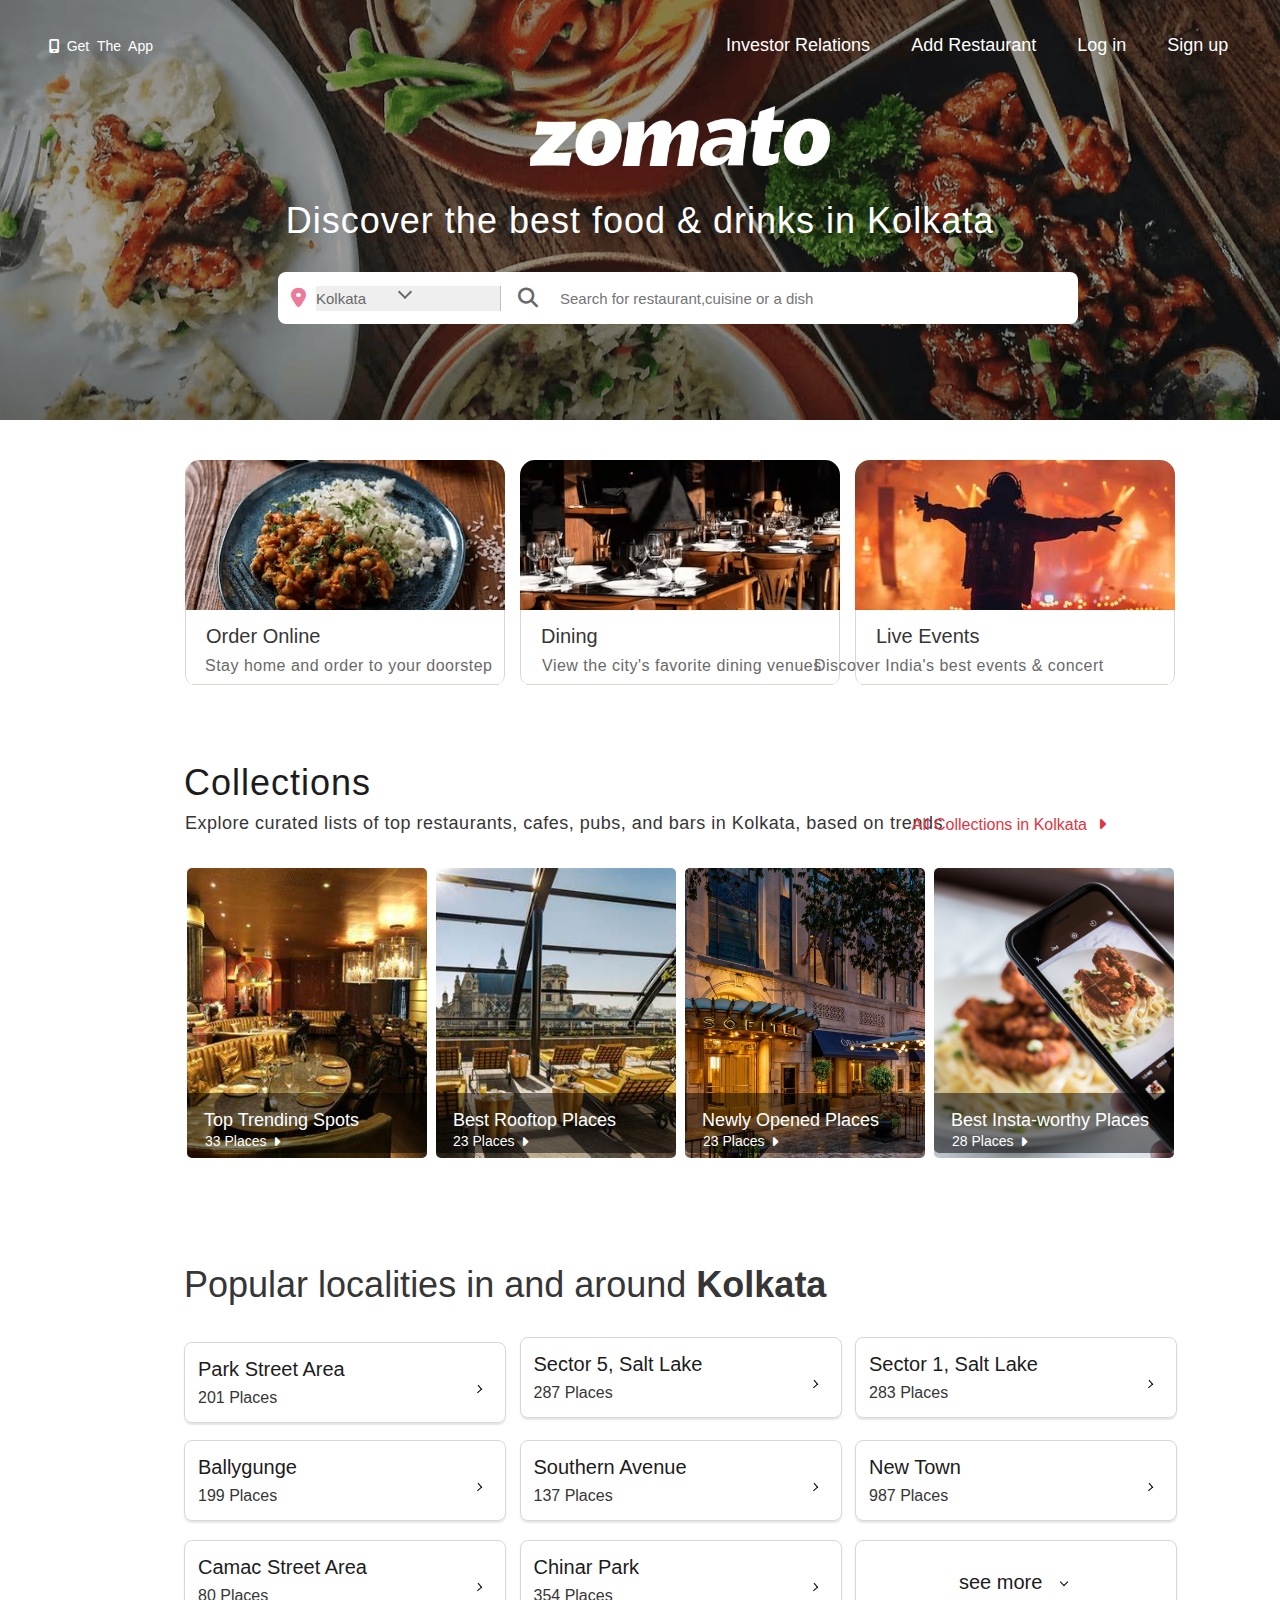
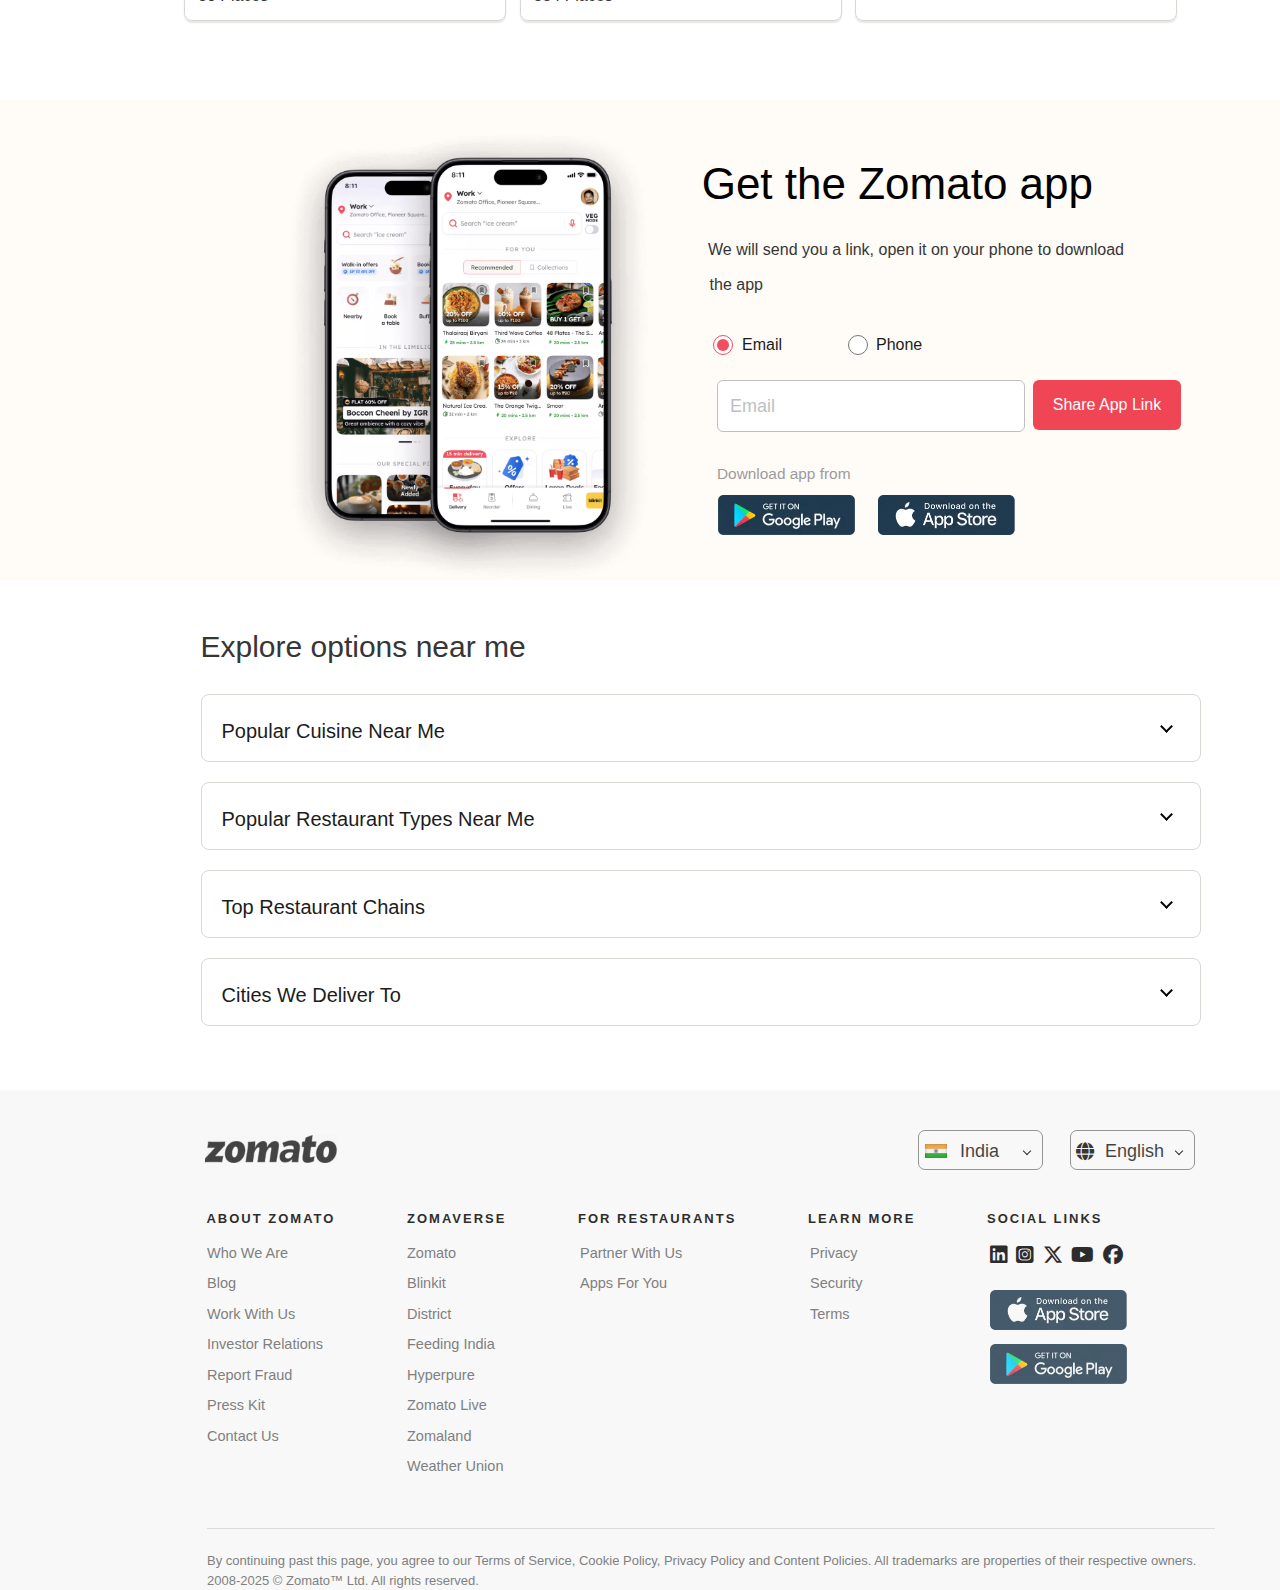
<file: index.html>
<!DOCTYPE html>
<html lang="en">
<head>
    <meta charset="UTF-8">
    <meta name="viewport" content="width=device-width, initial-scale=1.0">
    <title>Zomato</title>
    <link rel="stylesheet" href="https://cdnjs.cloudflare.com/ajax/libs/font-awesome/6.7.2/css/all.min.css" integrity="sha512-Evv84Mr4kqVGRNSgIGL/F/aIDqQb7xQ2vcrdIwxfjThSH8CSR7PBEakCr51Ck+w+/U6swU2Im1vVX0SVk9ABhg==" crossorigin="anonymous" referrerpolicy="no-referrer" />   
    <link rel="stylesheet" href="style.css">
</head>
<body>
    <header>
        <nav>
            <ul>
                <i class="fa-solid fa-mobile-screen"></i>  
                <li id="getapp"><a href="#" class="a1">Get &nbsp;The&nbsp; App</a></li>
                <li><a href="#" class="a1">Investor Relations</a></li>
                <li><a href="#" class="a1">Add Restaurant</a></li>
                <li><a href="#" class="a1">Log in</a></li>
                <li><a href="#" class="a1">Sign up</a></li>
            </ul>
        </nav>
        <img src="zomato logo.png" alt="logo">
        <h1 id="head">Discover the best food & drinks in <b id="bold">Kolkata</b></h1>
        <div id="navsearch">
            <i class="fa-solid fa-location-dot" id="i2"></i>
            <div id="selectarrow">
                <select id="select">
                <option>Kolkata</option>
                <option id="optiongps">Detect current location</option>
                </select>
            </div>
            <i class="fa-solid fa-magnifying-glass" id="i3"></i>
            <input placeholder="Search for restaurant,cuisine or a dish" id="search">
        </div>
    </header>
    <div id="content">
        <div class="item" id="div1">
            <a href="#" class="hre">
            <img  class="pic" id="pic1" src="zomato pic 1.png" alt="picture">
            <h2 id="text1">Order Online</h2>
            <p id="p1">Stay home and order to your doorstep</p><hr class="hr1">
            </a>
        </div>
        <div class="item" id="div2">
            <a href="#" class="hre">
            <img class="pic" id="pic2" src="zomato pic 2.png" alt="picture">
            <h2 id="text2">Dining</h2>
            <p id="p2">View the city's favorite dining venues</p><hr class="hr2">
            </a>
        </div>
        <div class="item" id="div3">
            <a href="#" class="hre">
            <img class="pic" id="pic3" src="zomato pic 3.jpeg" alt="picture">
            <h2 id="text3">Live Events</h2>
            <p id="p3">Discover India's best events & concert</p><hr class="hr3">
            </a>
        </div>
    </div>
    <div id="Collection">
        <h1 id="Collections">Collections</h1>
        <p id="p4">Explore curated lists of top restaurants, cafes, pubs, and bars in Kolkata, based on trends</p>
        <p id="p5"><a href="#" id="a2">All Collections in Kolkata<i class="fa-solid fa-caret-down" id="i4"></i></a></p>
    </div>
    <div id="photo4div">
        <div id="photo1">
            <a href="#">
                <img src="long image 1.jpeg" alt="photo" class="ph">
                <p class="trend">Top Trending Spots</p>
                <p id="d1">33 Places<i class="fa-solid fa-caret-down" id="di1"></i></p>
            </a>
        </div>
        <div id="photo2">
            <a href="#">
                <img src="long image 2.jpeg" alt="photo" class="ph">
                <p class="trend">Best Rooftop Places</p>
                <p id="d2">23 Places<i class="fa-solid fa-caret-down" id="di2"></i></p>
            </a>
        </div>
        <div id="photo3">
            <a href="#">
                <img src="long photo 3.jpg" alt="photo" class="ph">
                <p class="trend">Newly Opened Places</p>
                <p id="d3">23 Places<i class="fa-solid fa-caret-down" id="di3"></i></p>
            </a>
        </div>
        <div id="photo4">
            <a href="#">
                <img src="long photo 4.jpg" alt="photo" class="ph">
                <p class="trend">Best Insta-worthy Places</p>
                <p id="d4">28 Places<i class="fa-solid fa-caret-down" id="di4"></i></p>
            </a>
        </div>
    </div>
    <div id="popular">
        <p id="popularp">Popular localities in and around&nbsp;<b>Kolkata</b></p>
        <a href="#" class="parka">
        <div id="park1">
                <h5 id="parkp1">Park Street Area</h5>
                <p id="parknum1">201 Places</p>
                <div id="parkdiv1"> </div>
        </div>
        </a>
        <a href="#" class="parka">
            <div id="park2">
                    <h5 id="parkp2">Sector 5, Salt Lake</h5>
                    <p id="parknum2">287 Places</p>
                    <div id="parkdiv2"> </div>
            </div>
        </a>
            <a href="#" class="parka">
                <div id="park3">
                        <h5 id="parkp3">Sector 1, Salt Lake</h5>
                        <p id="parknum3">283 Places</p>
                        <div id="parkdiv3"> </div>
                </div>
            </a>
            <a href="#" class="parka">
                <div id="park4">
                        <h5 id="parkp4">Ballygunge</h5>
                        <p id="parknum4">199 Places</p>
                        <div id="parkdiv4"> </div>
                </div>
            </a>
            <a href="#" class="parka">
                <div id="park5">
                        <h5 id="parkp5">Southern Avenue</h5>
                        <p id="parknum5">137 Places</p>
                        <div id="parkdiv5"> </div>
                </div>
            </a> 
            <a href="#" class="parka">
                <div id="park6">
                        <h5 id="parkp6">New Town</h5>
                        <p id="parknum6">987 Places</p>
                        <div id="parkdiv6"> </div>
                </div>
            </a>
            <a href="#" class="parka">
                <div id="park7">
                        <h5 id="parkp7">Camac Street Area</h5>
                        <p id="parknum7">80 Places</p>
                        <div id="parkdiv7"> </div>
                </div>
            </a>       
            <a href="#" class="parka">
                <div id="park8">
                        <h5 id="parkp8">Chinar Park</h5>
                        <p id="parknum8">354 Places</p>
                        <div id="parkdiv8"> </div>
                </div>
            </a>       
            <a href="#" class="parka">
                <div id="park9">
                        <h5 id="parkp9">see more</h5>
                        <div id="parkdiv9"> </div>
                </div>
            </a>       
       
    </div>
    <div id="rossy">
        <img src="Double phone image.png" alt="photo" id="dpic">
        <h1 id="geth">Get the Zomato app</h1>
        <p id="getp1">We will send you a link, open it on your phone to download</p>
        <p id="getp2">the app</p>
            <div class="rdiv" id="email">
            <input type="radio" name="mean" value="email" id="email" checked>
            <label for="email"></label>
            <p id="pemail">Email</p>
            </div>
            <div class="rdiv">
            <input type="radio" name="mean" value="phone" id="phone">
            <label for="phone"></label>
            <p id="pphone">Phone</p>
            </div>
        <div id="em1">
        <input placeholder="Email" id="search1">
        </div>
        <div id="input">
            <button id="share">Share App Link</button>
        </div>
        <div id="down">
            <p id="get">Download app from </p>
        </div>
        <div id="play">
        <a href="#"><img src="get play store pic.png" alt="play store" id="play"></a>
        </div>
        <div id="app">
        <a href="#"><img src="get app store pic.png" alt="app store" id="app"></a>
        </div>
    </div>
    <div id="explore">
        <p id="exp">Explore options near me</p>
        <div id="cui1">
            <p class="pall" id="pa1">Popular Cuisine Near Me</p>
            <div class="rotate"> </div>
        </div>
        <div id="cui2">
            <p class="pall" id="pa2">Popular Restaurant Types Near Me</p>
            <div class="rotate"> </div>
        </div>
        <div id="cui3">
            <p class="pall" id="pa3">Top Restaurant Chains</p>
            <div class="rotate"> </div>
        </div>
        <div id="cui4">
            <p class="pall" id="pa4">Cities We Deliver To</p>
            <div class="rotate"> </div>
        </div>
    </div>   
        <img src="zomato black logo.png" alt="pic" id="footerimg">
    <div id="india">
        <img src="indian flag image.jpeg" alt="pic" id="flag">
        <div class="rotate1"> </div>
    </div>
    <div id="english">
    <i class="fa-solid fa-globe" id="globe"></i>
    <div class="rotate1"> </div>
    </div>
    <div id="div">India</div>
    <div id="eiv">English</div>
    <nav id="navs">
        <ul id="list">
            <li class="a2">About Zomato</li>
            <li class="a2">Zomaverse</li>
            <li class="a2">For Restaurants</li>
            <li class="a2">Learn More</li>
            <li class="a2">Social links</li>
        </ul>
    </nav>
    <div id="about">
        <a href="#" class="zomato">
            <p class="zomato">Who We Are</p>
            <p class="zomato">Blog</p>
            <p class="zomato">Work With Us</p>
            <p class="zomato">Investor Relations</p>
            <p class="zomato">Report Fraud</p>
            <p class="zomato">Press Kit</p>
            <p class="zomato">Contact Us</p>
        </a>
    </div>
    <div id="Zomaverse">
        <a href="#" class="zomato">
            <p class="zomato">Zomato</p>
            <p class="zomato">Blinkit</p>
            <p class="zomato">District</p>
            <p class="zomato">Feeding India</p>
            <p class="zomato">Hyperpure</p>
            <p class="zomato">Zomato Live</p>
            <p class="zomato">Zomaland</p>
            <p class="zomato">Weather Union</p>
        </a>
    </div>   
    <div id="For">
        <a href="#" class="zomato">
            <p class="zomato">Partner With Us</p>
            <p class="zomato">Apps For You</p>
        </a>
    </div>   
    <div id="learn">
        <a href="#" class="zomato">
            <p class="zomato">Privacy</p>
            <p class="zomato">Security</p>
            <p class="zomato">Terms</p>
        </a>
    </div>   
    <div id="links">
        <a href="#" class="zomat">
            <i class="fa-brands fa-linkedin" id="g1" style="color: #000000;"></i>
            <i class="fa-brands fa-square-instagram" id="g1" style="color: #000000;"></i>
            <i class="fa-brands fa-x-twitter" id="g1" style="color: #000000;"></i>
            <i class="fa-brands fa-youtube" id="g1" style="color: #000000;"></i>
            <i class="fa-brands fa-facebook" id="g1" style="color: #000000;"></i>
            
        </a>
    </div>   
    <div id="appsplay">
        <a href="#">
        <img src="get app store pic.png" alt="pic" class="ap">
        <img src="get play store pic.png" alt="pic" class="ap" id="ds">
        </a>
    </div>
    <hr id="hf">
    <p id="by1">By continuing past this page, you agree to our Terms of Service, Cookie Policy, Privacy Policy and Content Policies. All trademarks are properties of their respective owners.</p>
    <p id="by2">2008-2025 © Zomato™ Ltd. All rights reserved.</p>
    <div id="color">
        
    </div>
</body>
</html>
</file>
<file: style.css>
body{
    margin: 0;
    padding: 0;
    font-family: Arial, Helvetica, sans-serif;  
}
header nav ul{
    list-style: none;
    padding: 0;
    font-size: 18px;
    padding-left: 15px;
}
li{
    display: inline;
    margin: 0 1em;
}
#getapp{
    margin-right: 550px;
    font-size: 14px;
    margin-left: 2px;
    font-weight: lighter;
}
ul{    
    text-align: center;
    list-style: none;  
}
.a1{
    text-decoration: none;
    color: #fff;
}
i{
    font-size: 14px;
    color: white;
}
nav{
    padding: 17px 0;
}
header{
    background-image: url(zomato\ picture.png);
    background-size: cover;
    height: 420px; 
}
img{
    width: 300px;
    height: 60px;
    margin-left: 530px;
    margin-top: 15px;
}
#head{
    color: #fff;
    font-family: Arial, Helvetica, sans-serif;
    text-align: center;
    margin-top: 30px;
    margin-bottom: 30px;
    letter-spacing: 1px;
    font-weight: lighter;
    font-size: 36px;
}
#bold{
    font-weight: lighter;
}
#navsearch{
    display: flex;
    background-color: white;
    width: 800px;
    align-items: center;
    justify-content: left;
    margin-left: 278px;
    height: 52px;
    border-radius: 8px;
}
#select{
    margin-left: 10px;
    border-top:  none;
    appearance: none;
    -moz-appearance: none;
    -webkit-appearance: none;
    border-right: 1px solid #BEBFC5;
    border-left: none;
    border-bottom: none;
    margin-right: 4px;
    color: #696969;
    height: 25px;
    font-size: 15px;
    width: 185px;
}
#i2{
    margin-left: 13px;
    font-size: 20px;
    color: #ED7A9B;
}
#selectarrow::after{
    content: '';
    position: absolute;
    z-index: 1;
    width: 8px;
    height: 8px;
    border-right: 2px solid #696969;
    border-bottom: 2px solid #696969;
    pointer-events: none;
    transform: rotate(45deg);
    right: 870px;
    top: 287px;
    transition: transform 0.2s ease-in-out;
    
}
select:focus{
    outline: none;
}
#selectarrow:focus-within::after{
    transform: rotate(225deg)
}
#i3{
    margin-left: 13px;
    font-size: 20px;
    margin-right: 20px;
    color: #696969;
}
#search{
    border: none;
    font-size: 15px;
    width: 500px;

}
#search:focus{
    outline: none;
}
#optiongps{
    color: #e03543;
}
.pic{
    height: 150px;
    width: 320px;
    margin: 0;
    margin-top: 40px;
    display: flex;
    align-items: center;
    object-fit: cover;
    border-top-left-radius: 15px;
    border-top-right-radius: 15px;
}
#content{
    display: flex;
    justify-content: space-between;
    align-items: flex-start;
    gap: 5px;
}
.hre{
    text-decoration: none;
}
#pic1{
    margin-left: 180px;
    
}
#pic3{
    margin-right: 180px;
    
}
.item{
    text-align: center;
    margin: 0 5px;
    flex: 1;
}
#text1{
    width: 298px;
    height: 60px;
    margin-left: 180px;
    border-left: 0.5px solid #DBD7D2;
    border-right: 0.5px solid #DBD7D2;
    margin-top: 0;
    padding-top: 15px;
    text-align: left;
    padding-left: 20px;
    position: relative;
    border-bottom-left-radius: 10px;
    border-bottom-right-radius: 10px;
    color: #363636;
    font-weight: lighter;
    font-size: 20px;
}
#p1{
    width: 298px;
    height: 35px;
    margin-left: 180px;
    margin-top: 0;
    text-align: left;
    padding-left: 20px;
    top: 657px;
    position: absolute;
    color: #696969;
    letter-spacing: 0.5px;
}
.hr1{
    position: absolute;
    width: 307px;
    height: 1px;
    background-color:#DBD7D2 ;
    left: 191.5px;
    border-radius: 15px;
    top: 676px;
    border: none;
}
#text2{
    width: 298px;
    height: 60px;
    margin-left: 180px;
    border-left: 0.5px solid #DBD7D2;
    border-right: 0.5px solid #DBD7D2;
    margin-top: 0;
    padding-top: 15px;
    text-align: left;
    padding-left: 20px;
    position: relative;
    border-bottom-left-radius: 10px;
    border-bottom-right-radius: 10px;
    color: #363636;
    right: 180px;
    font-weight: lighter;
    font-size: 20px;
}
#p2{
    width: 298px;
    height: 35px;
    margin-left: 180px;
    margin-top: 0;
    text-align: left;
    padding-left: 20px;
    top: 657px;
    position: absolute;
    color: #696969;
    left: 342px;
    letter-spacing: 0.5px;
}
.hr2{
    position: absolute;
    width: 307px;
    height: 1px;
    background-color:#DBD7D2 ;
    left: 526px;
    border-radius: 15px;
    top: 676px;
    border: none;
}
#text3{
    width: 298px;
    height: 60px;
    margin-left: 180px;
    border-left: 0.5px solid #DBD7D2;
    border-right: 0.5px solid #DBD7D2;
    margin-top: 0;
    padding-top: 15px;
    text-align: left;
    padding-left: 20px;
    position: relative;
    border-bottom-left-radius: 10px;
    border-bottom-right-radius: 10px;
    color: #363636;
    right: 180px;
    font-weight: lighter;
    font-size: 20px;
}
#p3{
    width: 298px;
    height: 35px;
    margin-left: 178px;
    margin-top: 0;
    text-align: left;
    padding-left: 20px;
    top: 657px;
    position: absolute;
    color: #696969;
    right: 168px;
    letter-spacing: 0.5px;
}
.hr3{
    position: absolute;
    width: 307px;
    height: 1px;
    background-color:#DBD7D2 ;
    left: 861px;
    border-radius: 15px;
    top: 676px;
    border: none;
}
#div2{
    width: 320px;
}

#div3{
    width: 320px;
    margin-right: 320px;
}
.item{
    cursor: pointer;
}
#Collections{
    margin-left: 184px;
    margin-top: 60px;
    color: #1c1c1c;
    position: relative;
    font-weight: lighter;
    font-size: 36px;
    letter-spacing: 1px;
} 
#p4{
    margin-left: 185px;
    color: #363636;
    position: absolute;
    top: 795px;
    font-size: 18px;
    letter-spacing: 0.5px;
}
#p5{
    right: 163px;
    color: #363636;
    position: absolute;
    top: 800px;
    
}
#i4{
    transform: rotate(270deg);
    font-size: 16px;
    color: #e03543;
    margin-left: 10px;
}
#a2{
    margin-right: 10px;
    text-decoration: none;
    color: #e03543;
    margin-left: 2px;
}
#photo4div{
    display: flex;
    justify-content: space-between;
    align-items: flex-start;
    gap: 5px;
}
#photo1{
    width: 320px;
    margin-left: 185px;
    border-radius: 15px;

}
#photo2{
    width: 320px;
}
#photo3{
    width: 320px;
}
#photo4{
    width: 300px;
    margin-right: 400px;
    border-radius: 15px;
}
.ph{
    height: 290px;
    width: 240px;
    object-fit: cover;
    margin: 2px;
    margin-top: 40px;
    border-radius: 5px;
}
.trend{
    position: absolute;
    top: 1075px;
    padding: 17px;
    text-decoration: none;
    color: white;
    background: rgba(0, 0, 0, .5);
    width: 206px;
    height: 26px;
    margin-left: 2px;
    border-bottom-right-radius: 5px;
    border-bottom-left-radius: 5px;
    font-size: 18px;
}
#d1{
    position: absolute;
    top: 1098px;
    padding: 17px;
    margin-right: 98px;
    left: 188px;
    text-decoration: none;
    color: white;
    font-size: 14px;
}
#di1{
    transform: rotate(270deg);
    color: white;
    margin-left: 6px;
    margin-top: 5px;
}
#d2{
    position: absolute;
    top: 1098px;
    padding: 17px;
    margin-right: 98px;
    left: 436px;
    text-decoration: none;
    color: white;
    font-size: 14px;
}
#di2{
    transform: rotate(270deg);
    color: white;
    margin-left: 6px;
    margin-top: 5px;
}
#d3{
    position: absolute;
    top: 1098px;
    padding: 17px;
    margin-right: 98px;
    left: 686px;
    text-decoration: none;
    color: white;
    font-size: 14px;
}
#di3{
    transform: rotate(270deg);
    color: white;
    margin-left: 6px;
    margin-top: 5px;
}
#d4{
    position: absolute;
    top: 1098px;
    padding: 17px;
    margin-right: 90px;
    left: 935px;
    text-decoration: none;
    color: white;
    font-size: 14px;
}
#di4{
    transform: rotate(270deg);
    color: white;
    margin-left: 6px;
    margin-top: 5px;
}
#popular{
    margin-left: 184px;
    margin-top: 100px;
}
#popularp{
    font-size: 36px;
    color: #363636;
}
#park1{
    border: 0.5px solid #DBD7D2;
    width: 320px;
    height: 79px;
    position: relative;
    border-radius: 8px;
    box-shadow: 0 1.5px 1.5px rgba(0, 0, 0, 0.1);
    transition: all 0.3s ease-in-out;
}
#park1:hover{
    box-shadow: 0 2px 5px rgba(0, 0, 0, 0.3);
}
.parka{
    text-decoration: none;
    display: flex;
    width: 352px;
}
#parkp1{
    font-size: 20px;
    color: #1c1c1c;
    margin: 0%;
    position: absolute;
    top: 15px;
    left: 13px;
    font-weight: lighter;
}
#parknum1{
    position: absolute;
    top: 30px;
    left: 13px;
    color: #363636;
}
#parkdiv1{
    height: 5px;
    width: 5px;
    border-bottom: 1px solid black;
    border-right: 1px solid black;
    transform: rotate(320deg);
    margin-left: 290px;
    position: absolute;
    bottom: 30px;
}
#parkp2{
    font-size: 20px;
    color: #1c1c1c;
    margin: 0%;
    position: absolute;
    top: 15px;
    left: 13px;
    font-weight: lighter;
}
#parknum2{
    position: absolute;
    top: 30px;
    left: 13px;
    color: #363636;
}
#parkdiv2{
    height: 5px;
    width: 5px;
    border-bottom: 1px solid black;
    border-right: 1px solid black;
    transform: rotate(320deg);
    margin-left: 290px;
    position: absolute;
    bottom: 30px;
}
#park2{
    border: 0.5px solid #DBD7D2;
    width: 320px;
    height: 79px;
    position: absolute;
    border-radius: 8px;
    box-shadow: 0 1.5px 1.5px rgba(0, 0, 0, 0.1);
    transition: all 0.3s ease-in-out;
    left: 519.5px;
    top: 1337px;
}
#park2:hover{
    box-shadow: 0 2px 5px rgba(0, 0, 0, 0.3);
}
#parkp3{
    font-size: 20px;
    color: #1c1c1c;
    margin: 0%;
    position: absolute;
    top: 15px;
    left: 13px;
    font-weight: lighter;
}
#parknum3{
    position: absolute;
    top: 30px;
    left: 13px;
    color: #363636;
}
#parkdiv3{
    height: 5px;
    width: 5px;
    border-bottom: 1px solid black;
    border-right: 1px solid black;
    transform: rotate(320deg);
    margin-left: 290px;
    position: absolute;
    bottom: 30px;
}
#park3{
    border: 0.5px solid #DBD7D2;
    width: 320px;
    height: 79px;
    position: absolute;
    border-radius: 8px;
    box-shadow: 0 1.5px 1.5px rgba(0, 0, 0, 0.1);
    transition: all 0.3s ease-in-out;
    left: 855px;
    top: 1337px;
}
#park3:hover{
    box-shadow: 0 2px 5px rgba(0, 0, 0, 0.3);
}
#parkp4{
    font-size: 20px;
    color: #1c1c1c;
    margin: 0%;
    position: absolute;
    top: 15px;
    left: 13px;
    font-weight: lighter;
}
#parknum4{
    position: absolute;
    top: 30px;
    left: 13px;
    color: #363636;
}
#parkdiv4{
    height: 5px;
    width: 5px;
    border-bottom: 1px solid black;
    border-right: 1px solid black;
    transform: rotate(320deg);
    margin-left: 290px;
    position: absolute;
    bottom: 30px;
}
#park4{
    border: 0.5px solid #DBD7D2;
    width: 320px;
    height: 79px;
    position: absolute;
    border-radius: 8px;
    box-shadow: 0 1.5px 1.5px rgba(0, 0, 0, 0.1);
    transition: all 0.3s ease-in-out;
    top: 1440px;
}
#park4:hover{
    box-shadow: 0 2px 5px rgba(0, 0, 0, 0.3);
}
#parkp5{
    font-size: 20px;
    color: #1c1c1c;
    margin: 0%;
    position: absolute;
    top: 15px;
    left: 13px;
    font-weight: lighter;
}
#parknum5{
    position: absolute;
    top: 30px;
    left: 13px;
    color: #363636;
}
#parkdiv5{
    height: 5px;
    width: 5px;
    border-bottom: 1px solid black;
    border-right: 1px solid black;
    transform: rotate(320deg);
    margin-left: 290px;
    position: absolute;
    bottom: 30px;
}
#park5{
    border: 0.5px solid #DBD7D2;
    width: 320px;
    height: 79px;
    position: absolute;
    border-radius: 8px;
    box-shadow: 0 1.5px 1.5px rgba(0, 0, 0, 0.1);
    transition: all 0.3s ease-in-out;
    left: 519.5px;
    top: 1440px;
}
#park5:hover{
    box-shadow: 0 2px 5px rgba(0, 0, 0, 0.3);
}
#parkp6{
    font-size: 20px;
    color: #1c1c1c;
    margin: 0%;
    position: absolute;
    top: 15px;
    left: 13px;
    font-weight: lighter;
}
#parknum6{
    position: absolute;
    top: 30px;
    left: 13px;
    color: #363636;
}
#parkdiv6{
    height: 5px;
    width: 5px;
    border-bottom: 1px solid black;
    border-right: 1px solid black;
    transform: rotate(320deg);
    margin-left: 290px;
    position: absolute;
    bottom: 30px;
}
#park6{
    border: 0.5px solid #DBD7D2;
    width: 320px;
    height: 79px;
    position: absolute;
    border-radius: 8px;
    box-shadow: 0 1.5px 1.5px rgba(0, 0, 0, 0.1);
    transition: all 0.3s ease-in-out;
    left: 855px;
    top: 1440px;
}
#park6:hover{
    box-shadow: 0 2px 5px rgba(0, 0, 0, 0.3);
}
#parkp7{
    font-size: 20px;
    color: #1c1c1c;
    margin: 0%;
    position: absolute;
    top: 15px;
    left: 13px;
    font-weight: lighter;
}
#parknum7{
    position: absolute;
    top: 30px;
    left: 13px;
    color: #363636;
}
#parkdiv7{
    height: 5px;
    width: 5px;
    border-bottom: 1px solid black;
    border-right: 1px solid black;
    transform: rotate(320deg);
    margin-left: 290px;
    position: absolute;
    bottom: 30px;
}
#park7{
    border: 0.5px solid #DBD7D2;
    width: 320px;
    height: 79px;
    position: absolute;
    border-radius: 8px;
    box-shadow: 0 1.5px 1.5px rgba(0, 0, 0, 0.1);
    transition: all 0.3s ease-in-out;
    top: 1540px;
}
#park7:hover{
    box-shadow: 0 2px 5px rgba(0, 0, 0, 0.3);
}
#parkp8{
    font-size: 20px;
    color: #1c1c1c;
    margin: 0%;
    position: absolute;
    top: 15px;
    left: 13px;
    font-weight: lighter;
}
#parknum8{
    position: absolute;
    top: 30px;
    left: 13px;
    color: #363636;
}
#parkdiv8{
    height: 5px;
    width: 5px;
    border-bottom: 1px solid black;
    border-right: 1px solid black;
    transform: rotate(320deg);
    margin-left: 290px;
    position: absolute;
    bottom: 30px;
}
#park8{
    border: 0.5px solid #DBD7D2;
    width: 320px;
    height: 79px;
    position: absolute;
    border-radius: 8px;
    box-shadow: 0 1.5px 1.5px rgba(0, 0, 0, 0.1);
    transition: all 0.3s ease-in-out;
    left: 519.5px;
    top: 1540px;
}
#park8:hover{
    box-shadow: 0 2px 5px rgba(0, 0, 0, 0.3);
}
#parkp9{
    font-size: 20px;
    color: #1c1c1c;
    margin: 0%;
    position: absolute;
    top: 10px;
    left: 13px;
    font-weight: lighter;
    padding-left: 90px;
    padding-top: 20px;
}
#parkdiv9{
    height: 5px;
    width: 5px;
    border-bottom: 1px solid black;
    border-right: 1px solid black;
    transform: rotate(45deg);
    margin-left: 205px;
    position: absolute;
    bottom: 35px;
}
#park9{
    border: 0.5px solid #DBD7D2;
    width: 320px;
    height: 79px;
    position: absolute;
    border-radius: 8px;
    box-shadow: 0 1.5px 1.5px rgba(0, 0, 0, 0.1);
    transition: all 0.3s ease-in-out;
    left: 855px;
    top: 1540px;
}
#rossy{
    background-color: #fffbf7;
    height: 480px;
    width: 1343px;
    position: absolute;
    top: 1700px;
    display: flex;
}
#dpic{
    object-fit: cover;
    height: 450px;
    width: 410px;
    position: absolute;
    right: 670px;
    top: 15px;
    display: flex;
}
#geth{
    position: absolute;
    right: 250px;
    top: 30px;
    font-size: 44px;
    font-weight: lighter;
}
#getp1{
    position: absolute;
    right: 219px;
    top: 125px;
    font-weight: lighter;
    color: #363636;
}
#getp2{
    position: absolute;
    right: 580px;
    top: 160px;
    font-weight: lighter;
    color: #363636;
}
label{
    line-height: 20px;
    font-size: 16px;
    
}
input[type="radio"]{
    width: 20px;
    height: 20px;
    accent-color: #ef4f5f;
    margin-top: 10px;
    margin-right: 10px;
    
}
.rdiv{
    display: flex;
    align-items: center;
    margin-right: 100px;
    justify-content: center;
}
#email{
    margin-left: 356.5px;
}
#pemail{
    position: absolute;
    left: 742px;
    top: 220px;
    font-weight: lighter;
    color: #1c1c1c;
}
#pphone{
    position: absolute;
    left: 876px;
    top: 220px;
    font-weight: lighter;
    color: #1c1c1c;
}
#em1{
    height: 70px;
    width: 292px;
    position: absolute;
    top: 280px;
    left: 717px;
}
#search1{
    height: 48px;
    width: 292px;
    font-size: 18px;
    padding-left: 12px;
    border-radius: 6px;
    border: 1px solid #BEBFC5;
}
#search1::placeholder{
    color: rgb(190, 191, 197);
}
#input{
    position: absolute;
    top: 280px;
    left: 1033px;
}
#share{
    height: 50px;
    width: 148px;
    background-color: #ef4554;
    color: #fff;
    font-size: 16px;
    border-radius: 6px;
    cursor: pointer;
    border: none;
    transition: all ease-in-out;
}

#share:hover{
    background-color: #E52B50;
}
#down{
    position: absolute;
    top: 350px;
    left: 717px;
    font-size: 15.4px;
    color: #9c9c9c;
}
#play{
    position: absolute;
    top: 190px;
    left: 94px;
    font-size: 15.4px;
    color: #9c9c9c;
    object-fit: cover;
    height: 40px;
    width: 137px;
}
#app{
    position: absolute;
    top: 190px;
    left: 174px;
    font-size: 15.4px;
    color: #9c9c9c;
    object-fit: cover;
    height: 40px;
    width: 137px;
}
#explore{
    position: absolute;
    top: 2200px;
    left: 200.5px;
}
#exp{
    color: #363636;
    font-size: 30px;
}
.pall{
    font-size: 20px;
    color: #1c1c1c;
}
#cui1{
    height: 66px;
    width: 998px;
    border: 0.5px solid #DBD7D2;
    border-radius: 8px;
    position: relative;
    cursor: pointer;
}
#pa1{
    position: absolute;
    top: 5px;
    left: 20px;
}
#cui2{
    height: 66px;
    width: 998px;
    border: 0.5px solid #DBD7D2;
    border-radius: 8px;
    position: relative;
    margin-top: 20px;
    cursor: pointer;
}
#pa2{
    position: absolute;
    top: 5px;
    left: 20px;
}
#cui3{
    height: 66px;
    width: 998px;
    border: 0.5px solid #DBD7D2;
    border-radius: 8px;
    position: relative;
    margin-top: 20px;
    cursor: pointer;
}
#pa3{
    position: absolute;
    top: 5px;
    left: 20px;
}

#cui4{
    height: 66px;
    width: 998px;
    border: 0.5px solid #DBD7D2;
    border-radius: 8px;
    position: relative;
    margin-top: 20px;
    cursor: pointer;
}
#pa4{
    position: absolute;
    top: 5px;
    left: 20px;
}
.rotate{
    height: 7px;
    width: 7px;
    border-bottom: 2px solid black;
    border-right: 2px solid black;
    transform: rotate(45deg);
    margin-left: 960px;
    position: absolute;
    bottom: 30px;
    transition: all 0.3s ease-in-out;
}
#footerimg{
    position: absolute;
    top: 2720px;
    height: 28px;
    width: 132px;
    left: 100px;
    margin-left: 105px;
}
#india{
    border: 1px solid #848482;
    height: 38px;
    width: 123px;
    position: absolute;
    top: 2730px;
    display: flex;
    left: 918px;
    border-radius: 7px;
    cursor: pointer;
}
#english{
    border: 1px solid #848482;
    height: 38px;
    width: 123px;
    position: absolute;
    top: 2730px;
    display: flex;
    left: 1070px;
    border-radius: 7px;
    cursor: pointer;
}
#flag{
    height: 14px;
    width: 22px;
    position: absolute;
    bottom: 11px;
    right: 95px;    
}
#div{
    position: absolute;
    top: 2741px;
    display: flex;
    left: 960px;
    font-size: 18px;
    color: #1c1c1c;
    cursor: pointer;
}
.rotate1{
    height: 5px;
    width: 5px;
    border-bottom: 1px solid black;
    border-right: 1px solid black;
    transform: rotate(45deg);
    margin-left: 105px;
    position: absolute;
    bottom: 15px;
}
#eiv{
    position: absolute;
    top: 2741px;
    display: flex;
    left: 1105px;
    font-size: 18px;
    color: #1c1c1c;
    cursor: pointer;
}
#globe{
    font-size: 18px;
    position: absolute;
    color: #100C08;
    top: 12px;
    left: 5px;
}
#list{
    list-style: none;
    padding: 0;
    font-size: 18px;
    padding-left: 15px;
    font-size: 13px;
    color: #000;
    text-transform: uppercase;
    font-weight: 700;
    letter-spacing: 2px;
}
#navs{
    position: absolute;
    top: 2781px;
    display: flex;
    left: 77px;
    text-align: justify;
    justify-content: space-evenly;
    width: 1100px;
}
.a2{
    padding-left: 40px;
}
#about{
    position: absolute;
    top: 2830px;
    left: 207px;
}
.zomato{
    text-decoration: none;
    color: #696969;
    font-size: 14.5px;
}
#Zomaverse{
    position: absolute;
    top: 2830px;
    left: 407px;
}
#For{
    position: absolute;
    top: 2830px;
    left: 580px;
}
#learn{
    position: absolute;
    top: 2830px;
    left: 810px;
}
#links{
    position: absolute;
    top: 2845px;
    left: 990px;
    border-radius: 50%;   
}
#g1{
    font-size: 20px;
    margin-right: 4px;
}
.zomat{
    text-decoration: none;
}
.ap{
    object-fit: cover;
    height: 40px;
    width: 137px;
}
#appsplay{
    position: absolute;
    top: 2875px;
    left: 460px;
}
#ds{
    position: relative;
    bottom: 5px;
}
#hf{
    width: 1008px;
    position: absolute;
    left: 207px;
    top: 3120px;
    border: none;
    background-color: #DEDCD8;
    height: 1px;
}
#by1{
    position: absolute;
    top: 3140px;
    left: 207px;
    font-size: 13px;
    color: #696969;
}
#by2{
    position: absolute;
    top: 3160px;
    left: 207px;
    font-size: 13px;
    color: #696969;
}
#color{
    background-color: rgba(221, 221, 221, 0.2);
    height: 500px;
    width: 1343px;
    position: absolute;
    top: 2690px;
}
</file>
